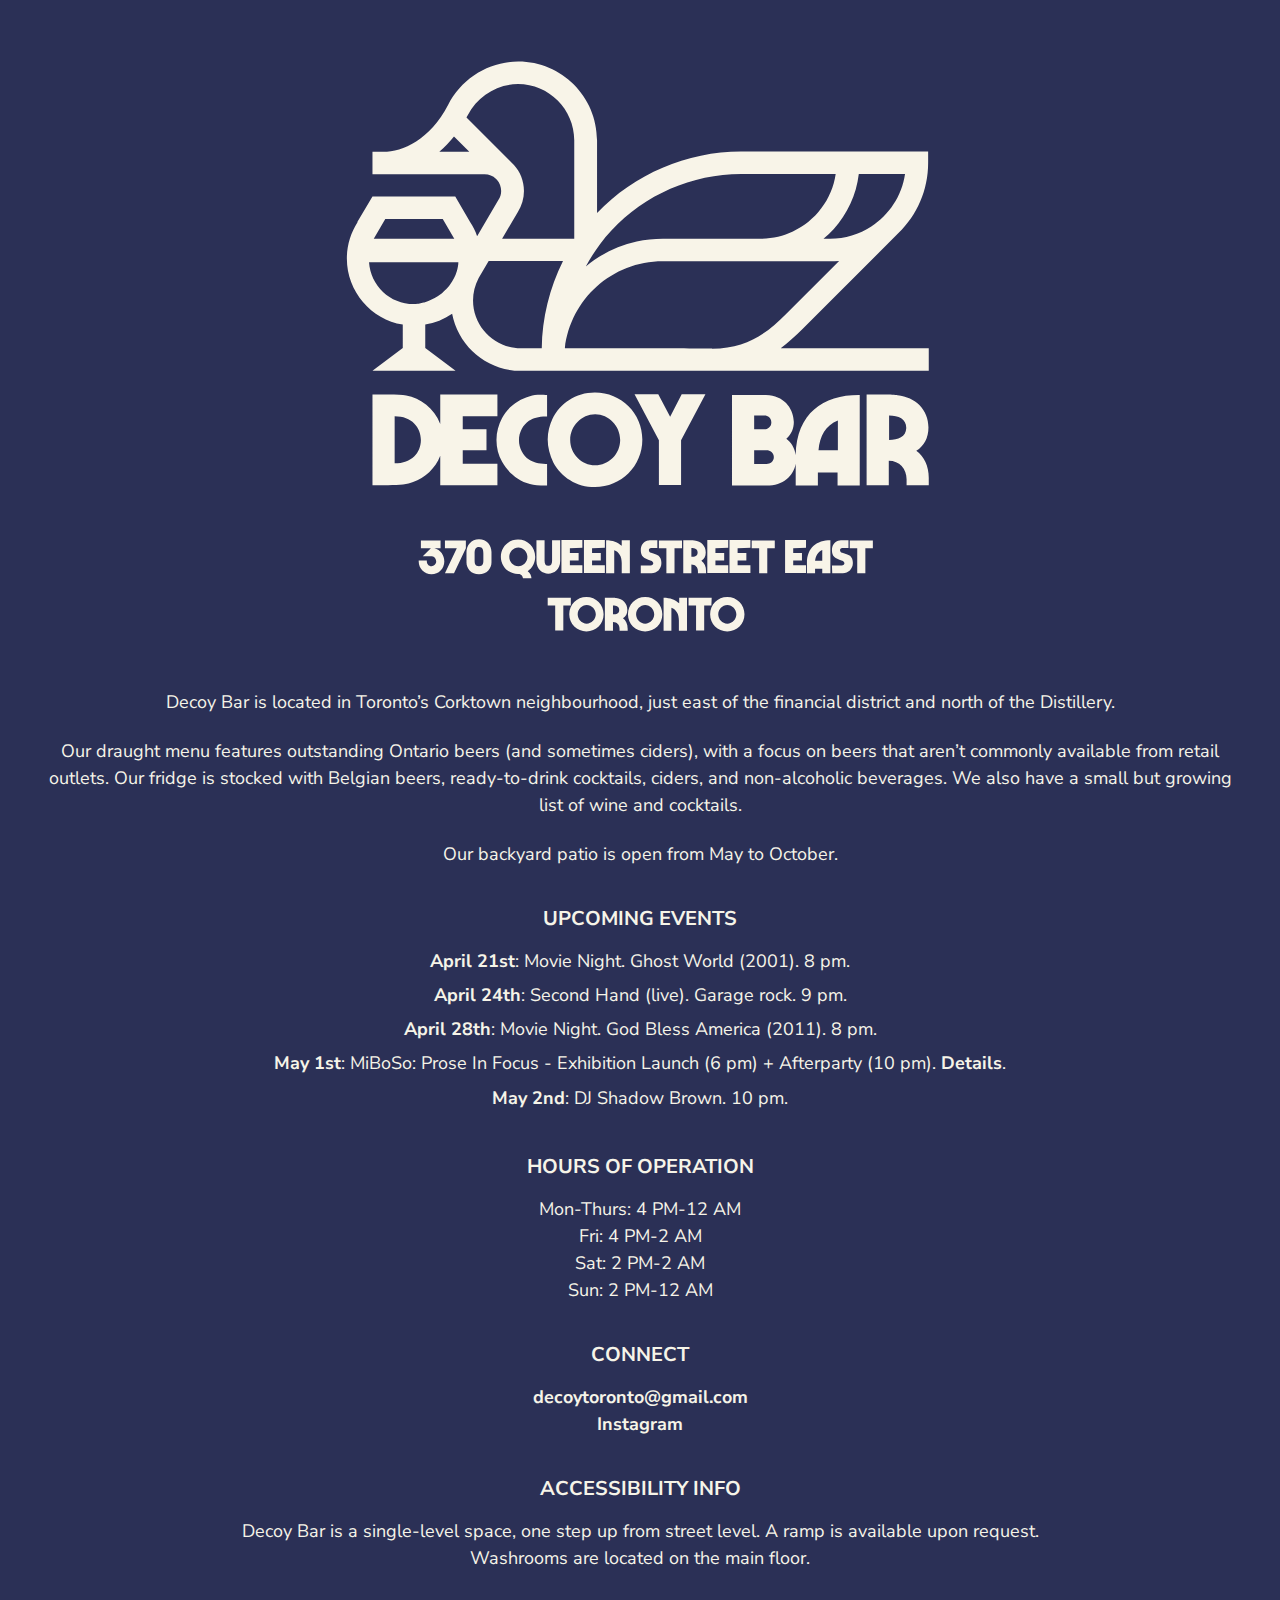
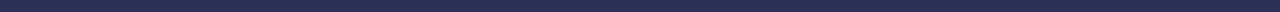
<file: index.html>
<!DOCTYPE html>
<html lang="en">
  <head>
    <meta charset="utf-8">
    <meta name="viewport" content="width=device-width, initial-scale=1">
    <title>Decoy Bar | Toronto</title>
    <link rel="stylesheet" href="css/main.css">
    <link rel="preconnect" href="https://fonts.googleapis.com">
    <link rel="preconnect" href="https://fonts.gstatic.com" crossorigin>
    <link href="https://fonts.googleapis.com/css2?family=Nunito+Sans:ital,wght@0,400;0,800;1,700&display=swap" rel="stylesheet">
  </head>
  <body>


    <header>
      <div></div>
      <img src="images/Decoy_Logo_Address-2.svg" alt="Decoy logo">
    </header>


    <section class="mainbody">
      
      <p class="description">Decoy Bar is located in Toronto’s Corktown neighbourhood, just east of the financial district and north of the Distillery.</p>
      <p class="description">Our draught menu features outstanding Ontario beers (and sometimes ciders), with a focus on beers that aren’t commonly available from retail outlets. Our fridge is stocked with Belgian beers, ready-to-drink cocktails, ciders, and non-alcoholic beverages. We also have a small but growing list of wine and cocktails.</p>
      <p class="hours">Our backyard patio is open from May to October.</p>

      <p class="sectionheading"><strong>UPCOMING EVENTS</strong></p>
        <div class="upcoming">
          <p class="event"><strong>April 21st</strong>: Movie Night. Ghost World (2001). 8 pm.</p>
          <p class="event"><strong>April 24th</strong>: Second Hand (live). Garage rock. 9 pm.</p>
          <p class="event"><strong>April 28th</strong>: Movie Night. God Bless America (2011). 8 pm.</p>
          <p class="event"><strong>May 1st</strong>: MiBoSo: Prose In Focus - Exhibition Launch (6 pm) + Afterparty (10 pm). <a href="https://www.eventbrite.ca/e/miboso-prose-in-focus-exhibition-launch-tickets-1312375623819" target="_blank"><strong>Details</strong></a>.</p>
          <p class="event"><strong>May 2nd</strong>: DJ Shadow Brown. 10 pm.</p>
        </div>
      <p class="sectionheading"><strong>HOURS OF OPERATION</strong></p>
      <p class="hours">
        Mon-Thurs: 4 PM-12 AM<br>
        Fri: 4 PM-2 AM<br>
        Sat: 2 PM-2 AM<br>
        Sun: 2 PM-12 AM
      </p>
      <p class="sectionheading"><strong>CONNECT</strong></p>
      <p class="hours"><a href= "mailto: decoytoronto@gmail.com"><strong>decoytoronto@gmail.com</strong></a><br>
        <a href="http://www.instagram.com/decoytoronto" target="_blank"><strong>Instagram</strong></a>
      </p>
      <p class="sectionheading"><strong>ACCESSIBILITY INFO</strong></p>
      <p class="hours">Decoy Bar is a single-level space, one step up from street level. A ramp is available upon request. <br>Washrooms are located on the main floor.
      </p>
    </section>




    <!--
    <footer>
      <p>Get in touch:<br>
        <a href="mailto: decoytoronto@gmail.com"><strong>decoytoronto@gmail.com</strong></a><br>
        <a href="http://www.instagram.com/decoytoronto"><strong>Instagram</strong></a></p>
    </footer>
    -->

    <!--
    <section class="footer">
      <p><a href="mailto: decoytoronto@gmail.com">decoytoronto@gmail.com</a></p>
    </section>
    -->

  </body>
</html>
</file>
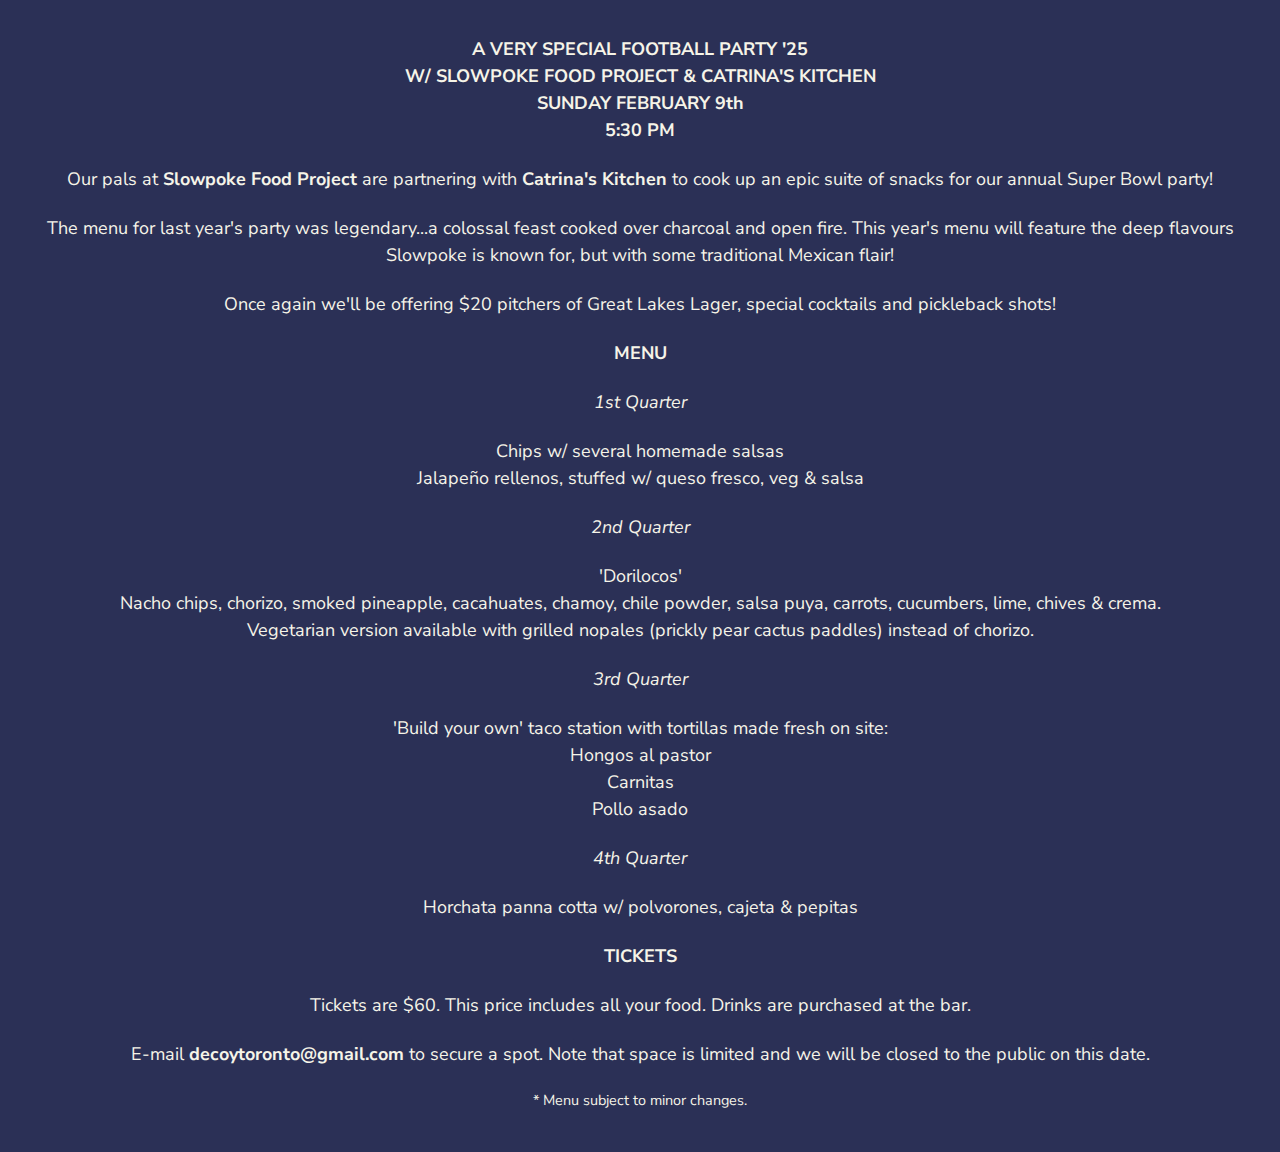
<file: footballparty2025.html>
<!DOCTYPE html>
<html lang="en">
  <head>
    <meta charset="utf-8">
    <meta name="viewport" content="width=device-width, initial-scale=1">
    <title>A Very Special Football Party '25</title>
    <link rel="stylesheet" href="css/main.css">
    <link rel="preconnect" href="https://fonts.googleapis.com">
    <link rel="preconnect" href="https://fonts.gstatic.com" crossorigin>
    <link href="https://fonts.googleapis.com/css2?family=Nunito+Sans:ital,wght@0,400;0,800;1,700&display=swap" rel="stylesheet">
  </head>
  <body>

    <!--
    <header>
      <div></div>
      <img class="stout" src="images/GLB_Imp_Coffee_Stout_Launch.png" alt="GLB Imperial Coffee Stout Launch Poster">
    </header>
    -->

    <section class="eventdesc">
      <p>
        <strong>A VERY SPECIAL FOOTBALL PARTY '25</strong><br>
        <strong>W/ SLOWPOKE FOOD PROJECT & CATRINA'S KITCHEN</strong><br>
        <strong>SUNDAY FEBRUARY 9th</strong><br>
        <strong>5:30 PM</strong>
      </p>
      <p>Our pals at <a href="http://www.instagram.com/slowpokefood" target="_blank"><strong>Slowpoke Food Project</strong></a> are partnering with <a href="http://www.instagram.com/catrinas.kitchen.ca" target="_blank"><strong>Catrina's Kitchen</strong></a> to cook up an epic suite of snacks for our annual Super Bowl party!</p>

      <p>The menu for last year's party was legendary...a colossal feast cooked over charcoal and open fire. This year's menu will feature the deep flavours Slowpoke is known for, but with some traditional Mexican flair!</p>

      <p>Once again we'll be offering $20 pitchers of Great Lakes Lager, special cocktails and pickleback shots!</p>
      
      <p><strong>MENU</strong></p>
      
      <p><em>1st Quarter</em></p>

      <p>Chips w/ several homemade salsas<br>
      Jalapeño rellenos, stuffed w/ queso fresco, veg & salsa</p> 

      <p><em>2nd Quarter</em></p>

      <p>'Dorilocos'<br>
      Nacho chips, chorizo, smoked pineapple, cacahuates, chamoy, chile powder, salsa puya, carrots, cucumbers, lime, chives & crema.<br>
      Vegetarian version available with grilled nopales (prickly pear cactus paddles) instead of chorizo.</p>

      <p><em>3rd Quarter</em></p>

      <p>'Build your own' taco station with tortillas made fresh on site:<br>
      Hongos al pastor<br>
      Carnitas<br>
      Pollo asado</p>

      <p><em>4th Quarter</em></p>

      <p>Horchata panna cotta w/ polvorones, cajeta & pepitas</p>

      <p><strong>TICKETS</strong></p>

      <p>Tickets are $60. This price includes all your food. Drinks are purchased at the bar.</p> 

      <p>E-mail <a href="mailto: decoytoronto@gmail.com"><strong>decoytoronto@gmail.com</strong></a> to secure a spot. Note that space is limited and we will be closed to the public on this date.</p>

      <p class="disclaimer">* Menu subject to minor changes.</p>

    </section>


    <footer>
      <!--<p><a href="mailto: decoytoronto@gmail.com">decoytoronto@gmail.com</a></p>-->
    </footer>

    <!--
    <section class="footer">
      <p><a href="mailto: decoytoronto@gmail.com">decoytoronto@gmail.com</a></p>
    </section>
    -->

  </body>
</html>
</file>
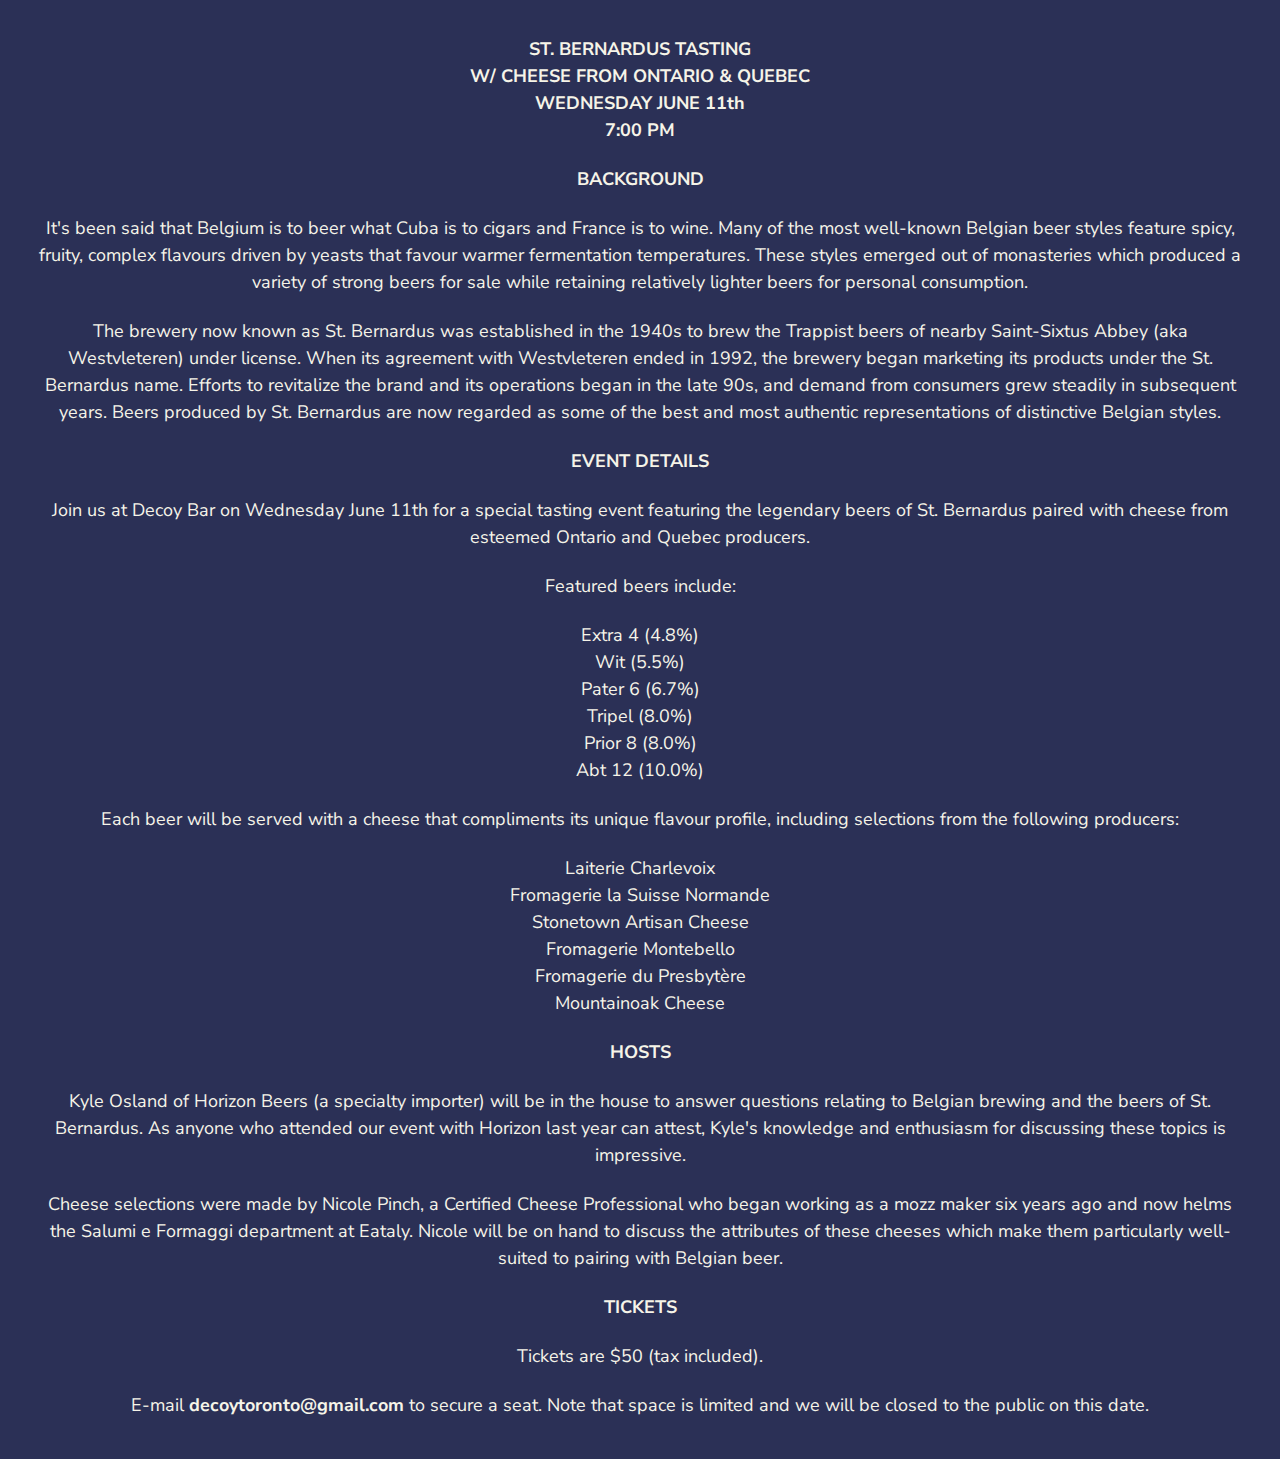
<file: stbernardustasting.html>
<!DOCTYPE html>
<html lang="en">
  <head>
    <meta charset="utf-8">
    <meta name="viewport" content="width=device-width, initial-scale=1">
    <title>St. Bernardus Beer & Cheese Tasting</title>
    <link rel="stylesheet" href="css/main.css">
    <link rel="preconnect" href="https://fonts.googleapis.com">
    <link rel="preconnect" href="https://fonts.gstatic.com" crossorigin>
    <link href="https://fonts.googleapis.com/css2?family=Nunito+Sans:ital,wght@0,400;0,800;1,700&display=swap" rel="stylesheet">
  </head>
  <body>

    <!--
    <header>
      <div></div>
      <img class="stout" src="images/GLB_Imp_Coffee_Stout_Launch.png" alt="GLB Imperial Coffee Stout Launch Poster">
    </header>
    -->

    <section class="eventdesc">
      <p>
        <strong>ST. BERNARDUS TASTING</strong><br>
        <strong>W/ CHEESE FROM ONTARIO & QUEBEC</strong><br>
        <strong>WEDNESDAY JUNE 11th</strong><br>
        <strong>7:00 PM</strong>
      </p>
      
      <!--<img class="stout" src="images/stbernardus_photo.jpg" alt="St. Bernardus beers with cheese">-->

      <p><strong>BACKGROUND</strong></p>

      <p>It's been said that Belgium is to beer what Cuba is to cigars and France is to wine. Many of the most well-known Belgian beer styles feature spicy, fruity, complex flavours driven by yeasts that favour warmer fermentation temperatures. These styles emerged out of monasteries which produced a variety of strong beers for sale while retaining relatively lighter beers for personal consumption.</p>

      <p>The brewery now known as St. Bernardus was established in the 1940s to brew the Trappist beers of nearby Saint-Sixtus Abbey (aka Westvleteren) under license. When its agreement with Westvleteren ended in 1992, the brewery began marketing its products under the St. Bernardus name. Efforts to revitalize the brand and its operations began in the late 90s, and demand from consumers grew steadily in subsequent years. Beers produced by St. Bernardus are now regarded as some of the best and most authentic representations of distinctive Belgian styles.</p>

      <p><strong>EVENT DETAILS</strong></p>
      
      <p>Join us at Decoy Bar on Wednesday June 11th for a special tasting event featuring the legendary beers of St. Bernardus paired with cheese from esteemed Ontario and Quebec producers.</p>

      <p>Featured beers include:</p>

      <p>Extra 4 (4.8%)<br>
      Wit (5.5%)<br>
      Pater 6 (6.7%)<br>
      Tripel (8.0%)<br>
      Prior 8 (8.0%)<br>
      Abt 12 (10.0%)<br>
      </p>

      <p>Each beer will be served with a cheese that compliments its unique flavour profile, including selections from the following producers:</p>
      <p>Laiterie Charlevoix<br>
      Fromagerie la Suisse Normande<br>
      Stonetown Artisan Cheese<br>
      Fromagerie Montebello<br>
      Fromagerie du Presbytère<br>
      Mountainoak Cheese</p>
      
      <p><strong>HOSTS</strong></p>

      <p>Kyle Osland of Horizon Beers (a specialty importer) will be in the house to answer questions relating to Belgian brewing and the beers of St. Bernardus. As anyone who attended our event with Horizon last year can attest, Kyle's knowledge and enthusiasm for discussing these topics is impressive.</p>

      <p>Cheese selections were made by Nicole Pinch, a Certified Cheese Professional who began working as a mozz maker six years ago and now helms the Salumi e Formaggi department at Eataly. Nicole will be on hand to discuss the attributes of these cheeses which make them particularly well-suited to pairing with Belgian beer.</p>

      <p><strong>TICKETS</strong></p>

      <p>Tickets are $50 (tax included).</p> 

      <p>E-mail <a href="mailto: decoytoronto@gmail.com"><strong>decoytoronto@gmail.com</strong></a> to secure a seat. Note that space is limited and we will be closed to the public on this date.</p>

    </section>


    <footer>
      <!--<p><a href="mailto: decoytoronto@gmail.com">decoytoronto@gmail.com</a></p>-->
    </footer>

    <!--
    <section class="footer">
      <p><a href="mailto: decoytoronto@gmail.com">decoytoronto@gmail.com</a></p>
    </section>
    -->

  </body>
</html>
</file>
<file: css/main.css>
/*
  ========================================
  Reset
  ========================================
*/
html, body, div, span, applet, object, iframe,
h1, h2, h3, h4, h5, h6, p, blockquote, pre,
a, abbr, acronym, address, big, cite, code,
del, dfn, em, img, ins, kbd, q, s, samp,
small, strike, strong, sub, sup, tt, var,
b, u, i, center,
dl, dt, dd, ol, ul, li,
fieldset, form, label, legend,
table, caption, tbody, tfoot, thead, tr, th, td,
article, aside, canvas, details, embed,
figure, figcaption, footer, header, hgroup,
menu, nav, output, ruby, section, summary,
time, mark, audio, video {
	margin: 0;
	padding: 0;
	border: 0;
	font-size: 100%;
	font: inherit;
	vertical-align: baseline;
}
/* HTML5 display-role reset for older browsers */
article, aside, details, figcaption, figure,
footer, header, hgroup, menu, nav, section {
	display: block;
}
body {
	line-height: 1;
}
ol, ul {
	list-style: none;
}
blockquote, q {
	quotes: none;
}
blockquote:before, blockquote:after,
q:before, q:after {
	content: '';
	content: none;
}
table {
	border-collapse: collapse;
	border-spacing: 0;
}

/*
  ========================================
  Custom styles
  ========================================
*/

body {
	background-color: #2b3056;
	color: #f6f4e8;
  font: 400 20px/24px "Nunito Sans", sans-serif;
	text-align: center;
}

sup {
    vertical-align: super;
    font-size: 0.7em;
}

.stout {
  padding-top: 10px;
}

.mainbody {
  text-align: center;
	margin: 2em 2em;
}

.eventdesc {
	font: 400 18px/22px "Nunito Sans", sans-serif;
	text-align: center;
	margin: 2em 2em;
}

p {
	line-height: 1.5em;
}

.accessibility {
	font-size: 0.8em;
	text-align: center;
	margin: 4em 7em;
}

nav a {
	font-size: 1.4em;
	font-weight: 500;
	display: inline-block;
	margin: 0.5em 0;
}

.tagline {
	font-weight: 400;
	line-height: 1.3em;
}

.sectionheading {
	text-tranform: uppercase;
  margin-bottom: 0.7em;
}

.caption {
	font-size: 0.8em;
}

.question {
	font-weight: 500;
	margin-bottom: 10px;
}

header a {
	text-transform: uppercase;
	padding: 0 0.7em;
}

footer {
	margin-bottom: 2em;
}

footer a {
	border-bottom: 1px dotted #333;
}

.description {
  font-size: 0.9em;
}

.hours {
	font-size: 0.9em;
  margin-bottom: 2em;
}

.event {
  font-size: 0.9em;
  margin-bottom: 0.4em; 
}

.upcoming {
  margin-bottom: 2em;
}


.scheduleitem {
  margin-top: 1.5em;
}

.schedhead {
  margin-bottom: 0.5em;
}

.disclaimer {
  font-size: 0.8em;
}


/*
  ========================================
  Grid
  ========================================
*/

*,
*:before,
*:after {
  -webkit-box-sizing: border-box;
     -moz-box-sizing: border-box;
          box-sizing: border-box;
}

.container,
.grid {
  margin: 0 auto;
  /* width: 960px; */
}

.container {
  /* padding-left: 30px;
  padding-right: 30px; */
	padding: 0 10em;
}


.col-1-3 {
  width: 33.33%;
}
.col-2-3 {
  width: 66.66%;
}

.col-1-3,
.col-2-3 {
  display: inline-block;
  vertical-align: top;
}

.grid,
.col-1-3,
.col-2-3 {
  padding-left: 15px;
  padding-right: 15px;
}

/*
  ========================================
  Clearfix
  ========================================
*/
.group:before,
.group:after {
  content: "";
  display: table;
}
.group:after {
  clear: both;
}
.group {
  clear: both;
  *zoom: 1;
}

/*
  ========================================
  Rows
  ========================================
*/

.row {
  background: #fff;
  padding: 66px 0 44px 0;
}

.row,
.row-alt {
  min-width: 960px;
}

.row-alt {
   background: #cbe2c1;
   background: -webkit-linear-gradient(to right, #a1d3b0, #f6f1d3);
   background: -moz-linear-gradient(to right, #a1d3b0, #f6f1d3);
   background: linear-gradient(to right, #a1d3b0, #f6f1d3);
   padding: 44px 0 22px 0;
 }


/*
  ========================================
  Primary header
  ========================================
*/

header div {
	height: 6em;
}

@media only screen and (max-device-width: 600px) {
	header img {
		max-width: 90%;
		text-align: center;
	}
	p {
		font-size: 18px;
	}
}

@media only screen and (min-device-width: 601px) {
	header div {
		display: none;
	}
	header img {
		max-width: 50%;
		text-align: center;
	}
}

.logo {
  border-top: 4px solid #648880;
  float: left;
  font-size: 48px;
  font-weight: 100;
  letter-spacing: .5px;
  line-height: 44px;
  padding: 40px 0 22px 0;
  text-transform: uppercase;
}

/*
  ========================================
  Primary footer
  ========================================
*/

.primary-footer {
  color: #648880;
  font-size: 14px;
  padding-bottom: 44px;
  padding-top: 44px;
}
.primary-footer small {
  float: left;
  font-weight: 400;
}


/*
  ========================================
  Navigation
  ========================================
*/

.nav {
  text-align: right;
}



/*
  ========================================
  Typography
  ========================================
*/

h1, h3, h4, h5, p {
  margin-bottom: 22px;
}

h1, h2, h4 {
  color: #648880;
}

h1 {
  font-size: 36px;
  line-height: 44px;
}
h2 {
  font-size: 24px;
  line-height: 44px;
}
h3 {
  font-size: 1.4em;
	font-weight: 500;
}
h4 {
  font-size: 18px;
}

h5 {
  color: #000000;
  font-size: 1.2em;
  font-weight: 400;
  text-transform: uppercase;
}

strong {
  font-weight: 700;
}

cite, em {
  font-style: italic;
}

/*
  ========================================
  Links
  ========================================
*/

a {
  color: #f6f4e8;
  text-decoration: none;
}
a:hover {
  color: #fff;
	border-bottom: 2px dotted #f6f4e8;
}


.teaser a:hover h3 {
  color: #a9b2b9;
}

.primary-header a,
.primary-footer a {
  color: #fff;
}
.primary-header a:hover,
.primary-footer a:hover {
  color: #648880;
}


/*
  ========================================
  Buttons
  ========================================
*/

.btn {
  border-radius: 5px;
  color: #f6f4e8;
  cursor: pointer;
  display: inline-block;
  font-weight: 400;
  letter-spacing: .5px;
  margin: 0 0 1em 0;
  text-transform: uppercase;
}

.btn-alt {
  border: 1px solid #f6f4e8;
  padding: 10px 30px;
}
.btn-alt:hover {
  background: #f6f4e8;
  color: #2b3056;
}


/*
  ========================================
  Home
  ========================================
*/

.hero {
	color: #fff;
	line-height: 44px;
  padding: 22px 80px 66px 80px;
  text-align: center;
}

.hero h2 {
  font-size: 36px;
}

.hero p {
  font-size: 24px;
  font-weight: 100;
}

.primary-nav {
  font-size: 14px;
  font-weight: 400;
  letter-spacing: .5px;
  text-transform: uppercase;
}
</file>
